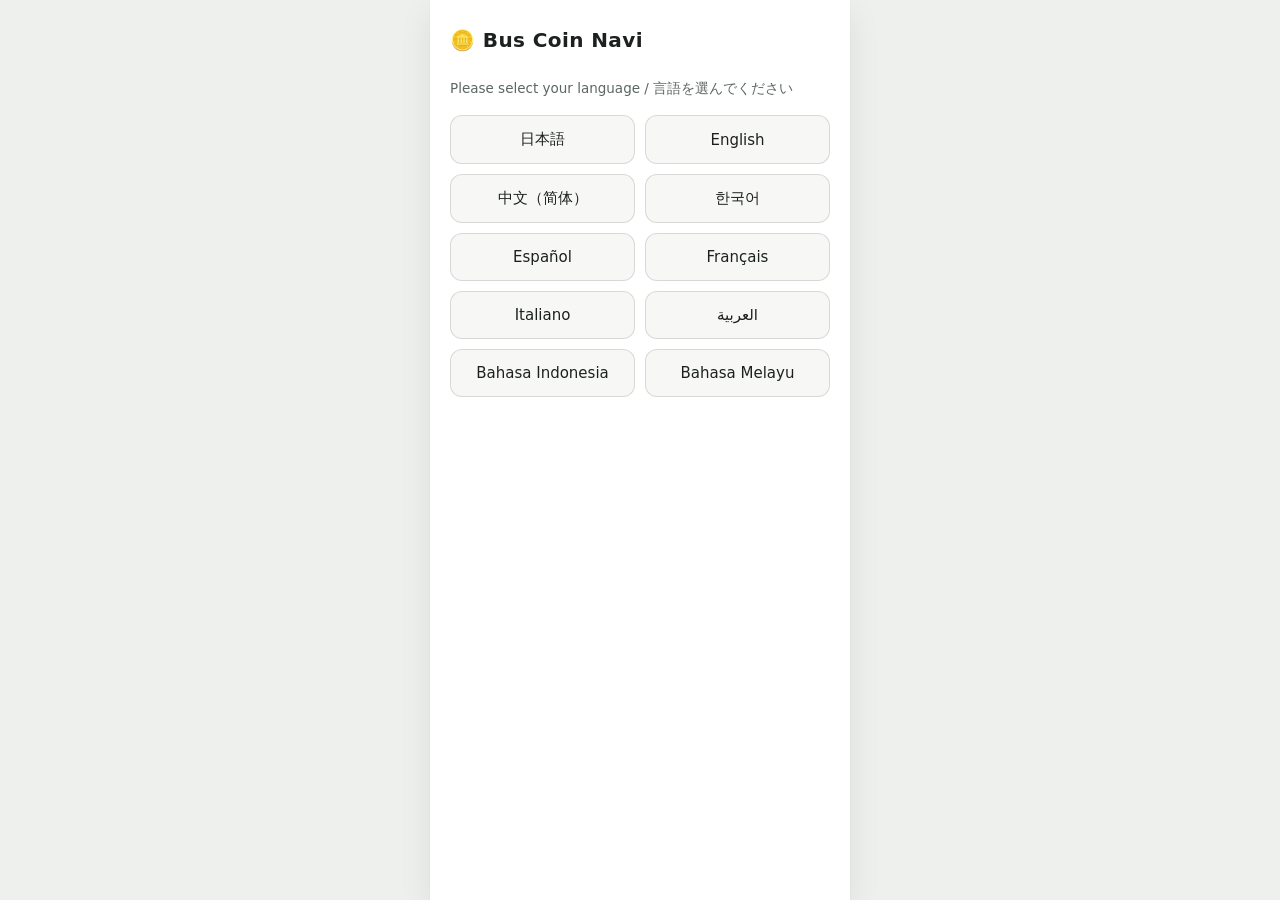
<file: index.html>
<!DOCTYPE html>
<html lang="ja">
<head>
<meta charset="UTF-8" />
<meta name="viewport" content="width=device-width, initial-scale=1.0" />
<title>Bus Coin Navi / コインナビ</title>
<link rel="stylesheet" href="style.css" />
</head>
<body>
<div id="app"></div>
<script src="lib/jsQR.js"></script>
<script src="data.js"></script>
<script src="custom-stops.js"></script>
<script src="qr-payload.js"></script>
<script src="coins.js"></script>
<script src="boarding-detector.js"></script>
<script src="app.js"></script>
</body>
</html>
</file>
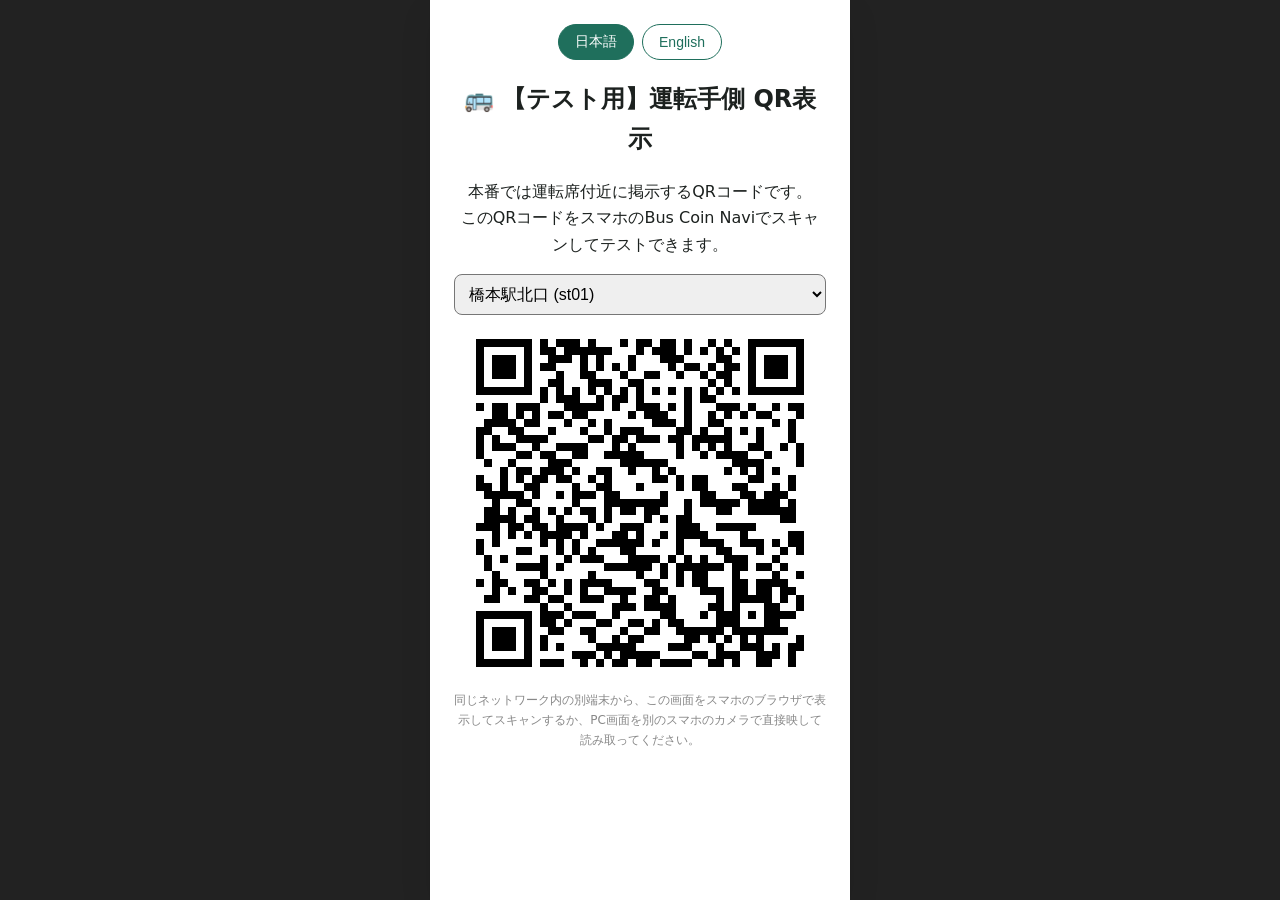
<file: driver.html>
<!DOCTYPE html>
<html lang="ja">
<head>
<meta charset="UTF-8" />
<meta name="viewport" content="width=device-width, initial-scale=1.0" />
<title>【運転手用テストツール】QR表示 - Bus Coin Navi</title>
<link rel="stylesheet" href="style.css" />
<style>
  body { background: #222; }
  #app { background: #fff; }
  .driver-tool { padding: 24px; text-align: center; }
  .qr-wrap { display: flex; justify-content: center; margin: 20px 0; }
  select { font-size: 16px; padding: 10px; border-radius: 8px; width: 100%; }
  .note { color: #888; font-size: 12px; margin-top: 12px; }
  .lang-switch { display: flex; justify-content: center; gap: 8px; margin-bottom: 12px; }
  .lang-switch button {
    padding: 8px 16px; border-radius: 20px; border: 1px solid #1f6f5c;
    background: #fff; color: #1f6f5c; font-size: 14px; cursor: pointer;
  }
  .lang-switch button.active { background: #1f6f5c; color: #fff; }
</style>
</head>
<body>
<div id="app">
  <div class="driver-tool">
    <div class="lang-switch">
      <button id="langJa" class="active">日本語</button>
      <button id="langEn">English</button>
    </div>
    <h2 id="titleText">🚌 【テスト用】運転手側 QR表示</h2>
    <p id="descText">本番では運転席付近に掲示するQRコードです。<br>このQRコードをスマホのBus Coin Naviでスキャンしてテストできます。</p>
    <select id="stopSelect"></select>
    <div class="qr-wrap" id="qrWrap"></div>
    <div class="note" id="noteText">同じネットワーク内の別端末から、この画面をスマホのブラウザで表示してスキャンするか、PC画面を別のスマホのカメラで直接映して読み取ってください。</div>
  </div>
</div>
<script src="data.js"></script>
<script src="custom-stops.js"></script>
<script src="qr-payload.js"></script>
<script src="lib/qrcode.js"></script>
<script src="driver.js"></script>
</body>
</html>
</file>
<file: style.css>
/* Bus Coin Navi — 交通サイネージ基調のUIテーマ
   クラス名はapp.js/driver.jsが生成するため変更禁止（値のみ調整） */

:root {
  --green: #1f6f5c;        /* ブランド緑（既存を継承） */
  --green-deep: #14503f;
  --green-tint: #e7f1ee;
  --bg: #edf0ec;
  --surface: #ffffff;
  --surface-soft: #f7f8f6;
  --ink: #1c211f;
  --ink-sub: #5c6662;
  --line: rgba(28, 33, 31, 0.14);
  --amber: #b07a15;        /* 注意・整理券番号など */
  --radius: 12px;
  --radius-s: 8px;
}
@media (prefers-color-scheme: dark) {
  :root {
    --green: #2f8a74;
    --green-deep: #1f6f5c;
    --green-tint: #1d2a26;
    --bg: #14171a;
    --surface: #1c2023;
    --surface-soft: #22272a;
    --ink: #e8eae7;
    --ink-sub: #a0a8a3;
    --line: rgba(232, 234, 231, 0.14);
    --amber: #d99a2b;
  }
}

* { box-sizing: border-box; }

body {
  margin: 0;
  font-family: "Hiragino Sans", "Noto Sans JP", "Noto Sans Arabic", system-ui, sans-serif;
  background: var(--bg);
  color: var(--ink);
  line-height: 1.65;
  display: flex;
  justify-content: center;
}

:focus-visible { outline: 2px solid var(--green); outline-offset: 2px; }
::selection { background: rgba(31, 111, 92, 0.2); }

#app {
  width: 100%;
  max-width: 420px;
  min-height: 100vh;
  background: var(--surface);
  box-shadow: 0 1px 2px rgba(0,0,0,0.05), 0 12px 32px rgba(0,0,0,0.08);
  display: flex;
  flex-direction: column;
}

[dir="rtl"] #app { text-align: right; }

.screen {
  flex: 1;
  padding: 24px 20px 32px;
  display: flex;
  flex-direction: column;
  gap: 16px;
}

/* ---- 行先表示風トップバー ---- */
.top-bar {
  display: flex;
  align-items: center;
  justify-content: space-between;
  padding: 13px 18px;
  background: var(--green-deep);
  color: #fff;
  border-bottom: 3px solid var(--green);
}

.top-bar .brand {
  font-weight: 700;
  font-size: 17px;
  letter-spacing: 0.06em;
}

.top-bar button {
  background: rgba(255,255,255,0.14);
  border: 1px solid rgba(255,255,255,0.25);
  color: #fff;
  padding: 6px 12px;
  border-radius: var(--radius-s);
  font-size: 13px;
  cursor: pointer;
  transition: background-color 0.15s ease;
}
.top-bar button:hover { background: rgba(255,255,255,0.24); }

h1 {
  font-size: 20px;
  font-weight: 700;
  letter-spacing: 0.02em;
  margin: 0 0 4px 0;
}

.hint {
  color: var(--ink-sub);
  font-size: 13.5px;
}

/* ---- ボタン ---- */
.lang-grid {
  display: grid;
  grid-template-columns: 1fr 1fr;
  gap: 10px;
}

.lang-btn, .stop-btn, .primary-btn {
  font-family: inherit;
  padding: 14px;
  border-radius: var(--radius);
  border: 1px solid var(--line);
  background: var(--surface-soft);
  color: var(--ink);
  font-size: 15px;
  cursor: pointer;
  text-align: center;
  transition: background-color 0.12s ease, border-color 0.12s ease, transform 0.08s ease;
}
.lang-btn:hover, .stop-btn:hover { border-color: var(--green); }
.lang-btn:active, .stop-btn:active {
  background: var(--green-tint);
  transform: translateY(1px);
}

.primary-btn {
  background: var(--green);
  color: #fff;
  border: none;
  font-weight: 700;
  font-size: 16.5px;
  letter-spacing: 0.04em;
  padding: 16px;
  box-shadow: 0 2px 0 var(--green-deep);
}
.primary-btn:hover { background: var(--green-deep); box-shadow: none; transform: translateY(1px); }
.primary-btn:active { transform: translateY(2px); box-shadow: none; }

.back-link {
  color: var(--green);
  background: none;
  border: none;
  font-family: inherit;
  font-size: 14px;
  text-align: start;
  padding: 0;
  cursor: pointer;
  text-decoration: underline;
  text-underline-offset: 3px;
  text-decoration-thickness: 1px;
}

/* ---- 最寄り停留所・バッジ ---- */
.nearest-stop-box {
  background: var(--green-tint);
  border: 1px solid var(--green);
  border-radius: var(--radius);
  padding: 16px;
  text-align: center;
  font-size: 17px;
  font-weight: 700;
  letter-spacing: 0.02em;
}

.current-stop-badge {
  background: var(--green-tint);
  border: 1px solid var(--green);
  border-radius: var(--radius-s);
  padding: 10px 14px;
  font-size: 14px;
}

.add-here-prompt {
  display: flex;
  flex-direction: column;
  gap: 10px;
}

.text-input {
  font-family: inherit;
  padding: 14px;
  border-radius: var(--radius);
  border: 1px solid var(--line);
  background: var(--surface);
  color: var(--ink);
  font-size: 15px;
}
.text-input:focus { outline: none; border-color: var(--green); }

/* ---- QR読み取り ---- */
.qr-box {
  border: 2px solid var(--green);
  border-radius: var(--radius);
  height: 200px;
  display: flex;
  align-items: center;
  justify-content: center;
  font-size: 56px;
  color: var(--green);
  background: var(--green-tint);
}

#scan-video {
  width: 100%;
  border-radius: var(--radius);
  background: #000;
}

.scan-status {
  text-align: center;
  font-size: 14px;
  color: var(--ink-sub);
}

/* ---- 運賃・コイン ---- */
.fare-amount {
  font-size: 52px;
  font-weight: 700;
  font-variant-numeric: tabular-nums;
  letter-spacing: -0.01em;
  color: var(--green);
  text-align: center;
  margin: 8px 0;
  line-height: 1.2;
}

.stop-list {
  display: flex;
  flex-direction: column;
  gap: 8px;
}

.coin-list {
  display: flex;
  flex-direction: column;
  gap: 10px;
}

.coin-row {
  display: flex;
  align-items: center;
  gap: 12px;
  background: var(--surface-soft);
  border: 1px solid var(--line);
  border-radius: var(--radius-s);
  padding: 10px 14px;
}

.coin-icon {
  width: 44px;
  height: 44px;
  border-radius: 50%;
  display: flex;
  align-items: center;
  justify-content: center;
  color: white;
  font-weight: 700;
  font-size: 12px;
  flex-shrink: 0;
}

.bill-icon {
  width: 60px;
  height: 30px;
  border-radius: 4px;
  display: flex;
  align-items: center;
  justify-content: center;
  color: white;
  font-weight: 700;
  font-size: 11px;
  flex-shrink: 0;
}

.coin-icon-wrap {
  flex-shrink: 0;
  width: 60px;
  display: flex;
  align-items: center;
  justify-content: center;
}

.coin-img { max-width: 48px; max-height: 48px; object-fit: contain; }
.coin-img-bill { max-width: 60px; max-height: 36px; }

.coin-count {
  margin-inline-start: auto;
  font-weight: 700;
  font-variant-numeric: tabular-nums;
  font-size: 16px;
}

/* ---- タブ ---- */
.tab-row {
  display: flex;
  gap: 8px;
}

.tab-btn {
  flex: 1;
  font-family: inherit;
  padding: 10px;
  border-radius: var(--radius-s);
  border: 1px solid var(--green);
  background: var(--surface);
  color: var(--green);
  font-size: 14px;
  cursor: pointer;
  transition: background-color 0.12s ease, color 0.12s ease;
}

.tab-btn.active {
  background: var(--green);
  color: #fff;
  font-weight: 700;
}

.manual-tab-content {
  display: flex;
  flex-direction: column;
  gap: 16px;
}

/* ---- 整理券（券面モチーフ） ---- */
.seiriken-grid {
  display: grid;
  grid-template-columns: repeat(3, 1fr);
  gap: 10px;
}

.seiriken-btn {
  aspect-ratio: 1;
  font-family: inherit;
  border-radius: var(--radius-s);
  border: 1.5px solid var(--line);
  border-top: 4px solid var(--amber);
  background: var(--surface-soft);
  display: flex;
  flex-direction: column;
  align-items: center;
  justify-content: center;
  gap: 4px;
  cursor: pointer;
  padding: 6px;
  transition: border-color 0.12s ease, background-color 0.12s ease;
}
.seiriken-btn:hover { border-color: var(--amber); }
.seiriken-btn:active { background: var(--green-tint); }

.seiriken-num {
  font-size: 26px;
  font-weight: 700;
  font-variant-numeric: tabular-nums;
  color: var(--ink);
}

.seiriken-name {
  font-size: 10px;
  color: var(--ink-sub);
  text-align: center;
  line-height: 1.3;
}

/* ---- 運転手画面 ---- */
.driver-screen {
  background: var(--green-deep);
  color: #fff;
  border-radius: var(--radius);
  padding: 24px;
  text-align: center;
}

.driver-screen .amount {
  font-size: 56px;
  font-weight: 700;
  font-variant-numeric: tabular-nums;
  margin: 12px 0;
}

@media (prefers-reduced-motion: reduce) {
  * { transition-duration: 0.01ms !important; }
}
</file>
